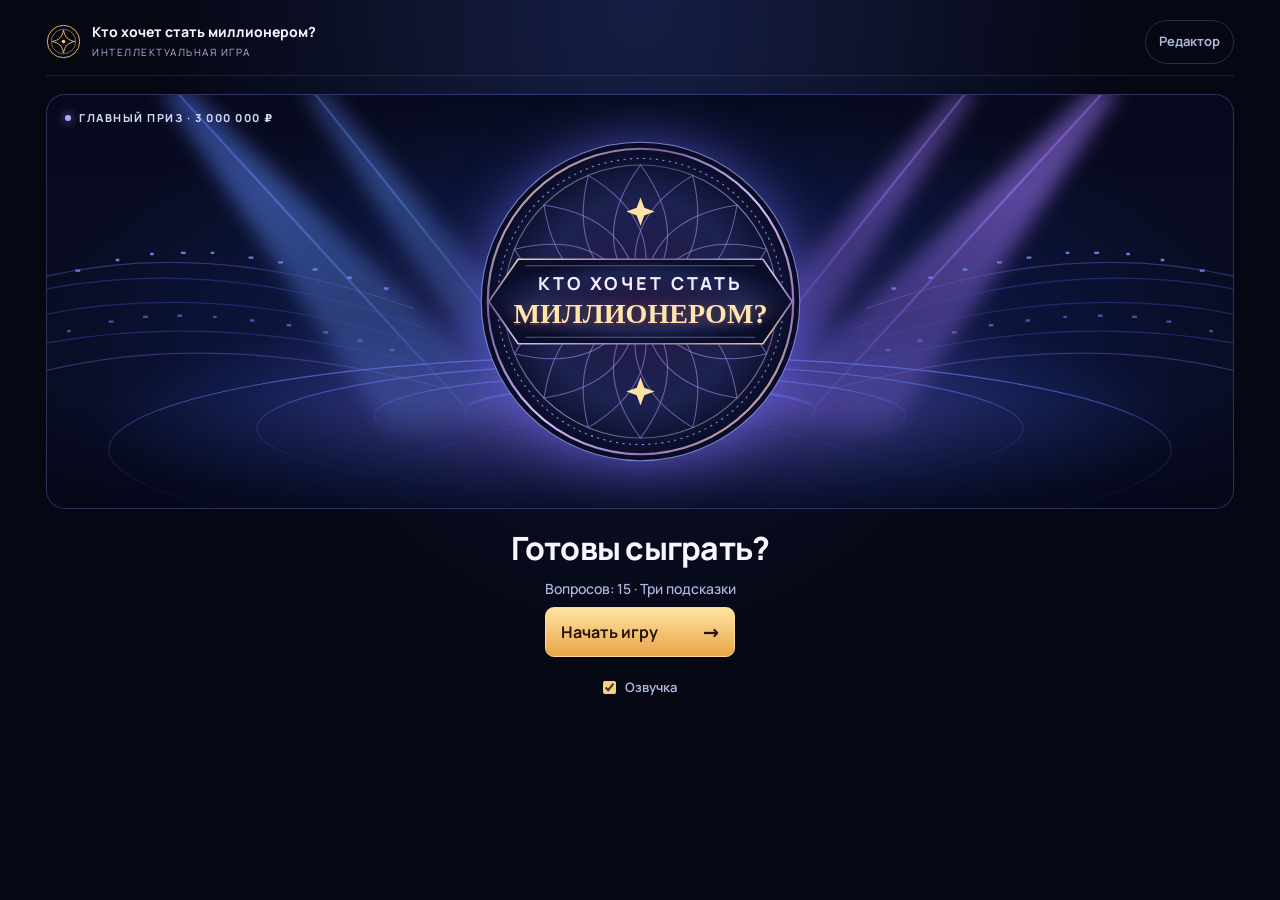
<file: index.html>
<!doctype html>
<html lang="ru">
<meta charset="utf-8">
<meta name="viewport" content="width=device-width, initial-scale=1, viewport-fit=cover, interactive-widget=resizes-content">
<title>Кто хочет стать миллионером?</title>
<meta name="theme-color" content="#080b21">
<meta name="description" content="Кто хочет стать миллионером? Пятнадцать вопросов, три подсказки и путь к главному призу.">
<!-- preview:start -->
<div id="quiz-stage">
  <style>
    @font-face {
      font-family: Manrope;
      font-style: normal;
      font-weight: 400 750;
      font-display: swap;
      src: url("assets/fonts/manrope-cyrillic.woff2") format("woff2");
      unicode-range: U+0301, U+0400-045F, U+0490-0491, U+04B0-04B1, U+2116;
    }
    @font-face {
      font-family: Manrope;
      font-style: normal;
      font-weight: 400 750;
      font-display: swap;
      src: url("assets/fonts/manrope-latin.woff2") format("woff2");
      unicode-range: U+0000-00FF, U+0131, U+0152-0153, U+02BB-02BC, U+02C6, U+02DA, U+02DC, U+0304, U+0308, U+0329, U+2000-206F, U+20AC, U+2122, U+2191, U+2193, U+2212, U+2215, U+FEFF, U+FFFD;
    }
    #quiz-stage {
      color: var(--ink);
      font: 16px/1.45 Manrope, system-ui, sans-serif;
      overflow-wrap: anywhere;
    }
    #quiz-stage * { box-sizing: border-box; }
    #quiz-stage [hidden] { display: none !important; }
    #quiz-stage :is(h1, h2, p) { margin: 0; font-family: inherit; }
    #quiz-stage :is(button, input, select, textarea) { font: inherit; }
    #quiz-stage :is(button, input, select, textarea):focus-visible {
      outline: 2px solid var(--signal);
      outline-offset: 3px;
    }
    #quiz-stage button {
      min-block-size: 44px;
      border: 0;
      border-radius: 0;
      padding: 0;
      color: inherit;
      background: transparent;
      touch-action: manipulation;
    }
    #quiz-stage button.primary {
      display: flex;
      align-items: center;
      justify-content: space-between;
      gap: 12px;
      min-block-size: 50px;
      padding: 10px 15px;
      border-radius: 3px;
      background: var(--action);
      color: var(--action-text);
      text-align: left;
      font-weight: 700;
    }
    #quiz-stage button.primary::after { content: '→' / ''; font-size: 1.2em; line-height: 1; }
    #quiz-stage button.primary:disabled { opacity: .45; }
    #quiz-stage button.primary:not(:disabled):active { opacity: .82; }
    #quiz-stage .shell {
      --gutter: clamp(16px, 4.4vw, 46px);
      --safe-top: max(env(safe-area-inset-top, 0px), calc(var(--tg-safe-area-inset-top, 0px) + var(--tg-content-safe-area-inset-top, 0px)));
      --safe-right: max(env(safe-area-inset-right, 0px), calc(var(--tg-safe-area-inset-right, 0px) + var(--tg-content-safe-area-inset-right, 0px)));
      --safe-bottom: max(env(safe-area-inset-bottom, 0px), calc(var(--tg-safe-area-inset-bottom, 0px) + var(--tg-content-safe-area-inset-bottom, 0px)));
      --safe-left: max(env(safe-area-inset-left, 0px), calc(var(--tg-safe-area-inset-left, 0px) + var(--tg-content-safe-area-inset-left, 0px)));
      max-inline-size: 1040px;
      margin-inline: auto;
      padding: calc(10px + var(--safe-top)) calc(var(--gutter) + var(--safe-right))
        calc(clamp(16px, 3vw, 30px) + var(--safe-bottom)) calc(var(--gutter) + var(--safe-left));
      background: var(--stage);
    }
    #quiz-stage header {
      display: flex;
      align-items: center;
      justify-content: space-between;
      min-block-size: 50px;
      gap: 12px;
      border-bottom: 1px solid var(--line);
    }
    #quiz-stage header button {
      flex: none;
      margin-inline-start: auto;
      color: var(--muted);
      font-size: .8125rem;
      font-weight: 700;
    }
    #quiz-stage header button:active, #quiz-stage .quiet:active { color: var(--signal); }
    #quiz-stage .eyebrow {
      color: var(--muted);
      font-size: .6875rem;
      font-weight: 750;
      letter-spacing: .14em;
      text-transform: uppercase;
    }
    #quiz-stage .clock-row {
      display: grid;
      grid-template-columns: minmax(0, 1fr) auto;
      align-items: center;
      gap: 12px;
      padding-top: 16px;
    }
    #quiz-stage .clock-track {
      padding-bottom: 6px;
      background: repeating-linear-gradient(to right, var(--muted) 0 1px, transparent 1px calc(100% / 6))
        left bottom / 100% 4px no-repeat;
      border-inline-end: 1px solid var(--muted);
    }
    #quiz-stage .time {
      color: var(--muted);
      font-size: 1.125rem;
      font-weight: 700;
      font-variant-numeric: tabular-nums;
      line-height: 1;
    }
    #quiz-stage[data-phase="answer"] .time, #quiz-stage .time.urgent { color: var(--signal); }
    #quiz-stage progress {
      display: block;
      appearance: none;
      inline-size: 100%;
      block-size: 3px;
      margin: 0;
      border: 0;
      background: var(--line);
    }
    #quiz-stage progress::-webkit-progress-bar { background: var(--line); }
    #quiz-stage progress::-webkit-progress-value { background: var(--muted); }
    #quiz-stage progress::-moz-progress-bar { background: var(--muted); }
    #quiz-stage progress.urgent::-webkit-progress-value { background: var(--signal); }
    #quiz-stage progress.urgent::-moz-progress-bar { background: var(--signal); }
    #quiz-stage .question { padding-block: clamp(24px, 5vw, 54px) clamp(24px, 4vw, 42px); }
    #quiz-stage h1 {
      max-inline-size: 30ch;
      color: var(--ink);
      font-size: clamp(1.75rem, 5.8vw, 3.5rem);
      font-weight: 650;
      line-height: 1.08;
      letter-spacing: -.048em;
      text-wrap: balance;
    }
    #quiz-stage h2 { color: var(--ink); font-size: 1rem; font-weight: 750; }
    #quiz-stage .answers {
      display: grid;
      grid-template-columns: repeat(2, minmax(0, 1fr));
      gap: clamp(8px, 1.2vw, 12px);
    }
    #quiz-stage .answers:empty { display: none; }
    #quiz-stage button.answer {
      display: flex;
      align-items: center;
      gap: clamp(8px, 1.2vw, 12px);
      min-block-size: clamp(52px, 7vw, 60px);
      padding: 9px clamp(10px, 1.6vw, 16px);
      border: 1px solid var(--line);
      border-radius: var(--answer-radius);
      background: var(--field);
      text-align: left;
    }
    #quiz-stage .answer:focus-visible { position: relative; z-index: 1; outline-offset: -3px; }
    #quiz-stage .letter {
      color: var(--muted);
      font-size: .6875rem;
      font-weight: 750;
      letter-spacing: .09em;
    }
    #quiz-stage .answer-text {
      flex: 1;
      min-inline-size: 0;
      font-size: clamp(.9375rem, 2vw, 1.125rem);
      font-weight: 650;
      line-height: 1.22;
    }
    #quiz-stage .answer-mark { font-size: .875rem; line-height: 1; }
    #quiz-stage .answer-mark:empty { display: none; }
    #quiz-stage .answer[data-removed] .answer-text { visibility: hidden; }
    #quiz-stage .answer[data-removed] { background: var(--stage); }
    #quiz-stage .answer:not(:disabled):active { background: var(--soft); }
    #quiz-stage .answer:is(.correct, .wrong) .letter { color: inherit; }
    #quiz-stage .controls {
      display: grid;
      align-items: center;
      gap: 8px 20px;
      margin-top: 14px;
    }
    #quiz-stage .round-tools {
      display: flex;
      align-items: center;
      justify-content: space-between;
      gap: 8px;
      flex-wrap: wrap;
    }
    #quiz-stage .round-tools { padding-top: 8px; }
    #quiz-stage .round-tools p, #quiz-stage #quiz-hint { color: var(--muted); font-size: .8125rem; }
    #quiz-stage .lifelines {
      display: grid;
      grid-template-columns: repeat(3, minmax(0, 1fr));
      gap: 8px;
      max-inline-size: 330px;
      margin-top: 10px;
    }
    #quiz-stage .lifelines button, #quiz-stage #quiz-bank {
      padding-inline: 10px;
      border: 1px solid var(--line);
      border-radius: var(--answer-radius);
      font-size: .8125rem;
      font-weight: 700;
    }
    #quiz-stage .lifelines button:disabled { opacity: .5; }
    #quiz-stage .lifelines button {
      display: grid;
      align-content: start;
      gap: 3px;
      padding: 8px;
      text-align: left;
      line-height: 1.2;
    }
    #quiz-stage .lifelines small {
      color: var(--muted);
      font-size: .6875rem;
      font-weight: 550;
    }
    #quiz-stage .lifelines button[data-used] span { text-decoration: line-through; }
    #quiz-stage .live-ladder { display: none; }
    #quiz-stage #quiz-hint { margin-top: 8px; }
    #quiz-stage #quiz-hint:empty { position: absolute; }
    #quiz-stage dialog {
      inline-size: min(340px, calc(100% - 32px));
      max-block-size: 80dvh;
      padding: 16px;
      border: 1px solid var(--line);
      border-radius: var(--answer-radius);
      background: var(--stage);
      color: var(--ink);
    }
    #quiz-stage dialog::backdrop { background: #12131088; }
    #quiz-stage .ladder-head, #quiz-stage .ladder li { display: flex; justify-content: space-between; align-items: center; gap: 8px; }
    #quiz-stage .ladder { padding: 0; margin: 0; list-style: none; font-variant-numeric: tabular-nums; font-size: .875rem; }
    #quiz-stage .ladder li { padding: 5px 8px; }
    #quiz-stage .ladder [aria-current] { background: var(--soft); font-weight: 750; }
    #quiz-stage .ladder [data-secured] { color: var(--positive); }
    #quiz-stage .ladder small { margin-inline-end: auto; color: var(--muted); }
    #quiz-stage #quiz-status {
      color: var(--muted);
      font-size: .875rem;
      font-weight: 550;
    }
    #quiz-stage #quiz-status:empty, #quiz-stage #quiz-editor-status:empty { position: absolute; }
    #quiz-stage #quiz-status[data-outcome="success"] { color: var(--positive); }
    #quiz-stage #quiz-status[data-outcome="error"] { color: var(--signal); }
    #quiz-stage #quiz-action {
      border: 1px solid var(--play-action-line);
      border-radius: var(--answer-radius);
      background: var(--play-action);
      color: var(--play-action-text);
    }
    #quiz-stage .check {
      display: flex;
      align-items: center;
      gap: 9px;
      min-block-size: 44px;
      color: var(--muted);
      font-size: .8125rem;
      font-weight: 650;
    }
    #quiz-stage input[type="checkbox"] { accent-color: var(--action); margin: 0; }
    #quiz-stage[data-phase="done"] .question { padding-block: clamp(26px, 6vw, 64px) 10px; }
    #quiz-stage[data-phase="done"] h1 { font-size: clamp(3.15rem, 10vw, 6rem); font-variant-numeric: tabular-nums; }

    #quiz-stage .editor { padding-top: 16px; }
    #quiz-stage .editor-grid, #quiz-stage form { display: grid; gap: 14px; min-inline-size: 0; }
    #quiz-stage .editor-picker {
      display: grid;
      grid-template-columns: minmax(0, 1fr) auto;
      align-items: end;
      gap: 10px;
      padding-bottom: 14px;
      border-bottom: 1px solid var(--line);
    }
    #quiz-stage label.field {
      display: grid;
      min-inline-size: 0;
      gap: 5px;
      color: var(--muted);
      font-size: .8125rem;
      font-weight: 700;
    }
    #quiz-stage :is(input:not([type="checkbox"], [type="radio"]), select, textarea) {
      inline-size: 100%;
      min-inline-size: 0;
      min-block-size: 44px;
      padding: 9px 10px;
      border: 1px solid var(--line);
      border-radius: 3px;
      background: var(--field);
      color: var(--ink);
      font-size: 16px;
      font-weight: 550;
      scroll-margin-block: 16px;
    }
    #quiz-stage select { text-overflow: ellipsis; }
    #quiz-stage select:disabled { opacity: .65; }
    #quiz-stage textarea { resize: vertical; }
    #quiz-stage .editor-answers {
      display: grid;
      grid-template-columns: 24px minmax(0, 1fr) 54px;
      align-items: center;
      gap: 8px;
    }
    #quiz-stage .editor-answers h2 {
      grid-column: 1 / 3;
      color: var(--muted);
      font-size: .8125rem;
    }
    #quiz-stage .correct-column { color: var(--muted); font-size: .75rem; text-align: center; }
    #quiz-stage .correct-option {
      display: grid;
      place-items: center;
      min-block-size: 44px;
    }
    #quiz-stage input[type="radio"] { accent-color: var(--action); margin: 0; }
    #quiz-stage .editor-actions { display: flex; align-items: center; flex-wrap: wrap; gap: 8px 18px; }
    #quiz-stage .quiet { color: var(--muted); font-size: .8125rem; font-weight: 750; padding-inline: 8px; }
    #quiz-stage .quiet.danger, #quiz-stage #quiz-editor-status[data-error] { color: var(--signal); }
    #quiz-stage #quiz-editor-status { color: var(--muted); font-size: .8125rem; }

    @media (min-width: 560px) {
      #quiz-stage .controls { display: flex; flex-wrap: wrap; }
      #quiz-stage #quiz-action { margin-inline-start: auto; min-inline-size: 156px; }
      #quiz-stage .editor-grid { grid-template-columns: minmax(0, 1fr) minmax(0, 2.1fr); gap: clamp(22px, 4vw, 42px); }
      #quiz-stage .editor-picker { align-content: start; align-items: start; grid-template-columns: minmax(0, 1fr); border-bottom: 0; }
      #quiz-stage .editor-picker button { justify-self: start; }
    }
    @media (min-width: 760px) {
      #quiz-stage:is([data-phase="speaking"], [data-phase="answer"], [data-phase="review"]) .stage {
        display: grid;
        grid-template-columns: minmax(0, 1fr) 210px;
        column-gap: clamp(18px, 3vw, 32px);
        align-content: start;
      }
      #quiz-stage .stage > :not(.game-sidebar) { grid-column: 1; }
      #quiz-stage .game-sidebar {
        grid-column: 2;
        grid-row: 1 / span 6;
        padding-inline-start: 14px;
        border-inline-start: 1px solid var(--line);
      }
      #quiz-stage .game-sidebar .lifelines {
        grid-template-columns: 1fr;
        margin: 8px 0 14px;
        gap: 5px;
      }
      #quiz-stage .game-sidebar .lifelines button { padding-inline: 9px; }
      #quiz-stage .live-ladder { display: block; }
      #quiz-stage .live-ladder h2 { padding-inline: 8px; margin-bottom: 4px; font-size: .8125rem; }
      #quiz-stage #quiz-show-ladder { display: none; }
    }
    @media (hover: hover) {
      #quiz-stage .answer:not(:disabled):hover { background: var(--soft); }
      #quiz-stage :is(header button, .quiet):hover { color: var(--ink); }
      #quiz-stage .quiet.danger:hover { color: var(--signal); }
    }
    @media (prefers-reduced-motion: no-preference) {
      #quiz-stage .answer { transition: background-color 130ms ease, color 130ms ease; }
    }
  </style>
  <link rel="stylesheet" href="assets/show.css?v=2">

  <div class="shell">
    <header>
      <div class="brand">
        <svg viewBox="0 0 40 40" fill="none" aria-hidden="true">
          <circle cx="20" cy="20" r="18.5" stroke="currentColor"/>
          <circle cx="20" cy="20" r="14" stroke="currentColor" opacity=".55"/>
          <path d="M20 7c1.6 8.1 4.9 11.4 13 13-8.1 1.6-11.4 4.9-13 13-1.6-8.1-4.9-11.4-13-13 8.1-1.6 11.4-4.9 13-13Z" stroke="currentColor"/>
          <circle cx="20" cy="20" r="2" fill="currentColor"/>
        </svg>
        <div>
          <p class="brand-name">Кто хочет стать миллионером?</p>
          <p class="brand-type">Интеллектуальная игра</p>
        </div>
      </div>
      <h2 id="quiz-editor-title" hidden>Вопросы</h2>
      <button id="quiz-edit" type="button">Редактор</button>
    </header>

    <main class="stage" id="quiz-game">
      <div class="studio">
        <svg class="studio-art" viewBox="0 0 1000 360" preserveAspectRatio="xMidYMid slice" aria-hidden="true">
          <defs>
            <linearGradient id="studio-blue" x1="0" x2="1" y1="0" y2="1">
              <stop stop-color="#597cff" stop-opacity=".64"/><stop offset="1" stop-color="#75b5ff" stop-opacity="0"/>
            </linearGradient>
            <linearGradient id="studio-violet" x1="1" x2="0" y1="0" y2="1">
              <stop stop-color="#a278ff" stop-opacity=".72"/><stop offset="1" stop-color="#a278ff" stop-opacity="0"/>
            </linearGradient>
            <linearGradient id="studio-floor" x2="0" y2="1">
              <stop stop-color="#6973e9" stop-opacity=".82"/><stop offset="1" stop-color="#21328c" stop-opacity=".04"/>
            </linearGradient>
            <radialGradient id="studio-pool">
              <stop stop-color="#a67eff" stop-opacity=".45"/><stop offset="1" stop-color="#366afa" stop-opacity="0"/>
            </radialGradient>
            <filter id="studio-blur"><feGaussianBlur stdDeviation="8"/></filter>
            <g id="studio-left">
              <path d="M-70 188Q110 126 320 203M-70 209Q111 148 326 219M-70 232Q113 175 335 238" fill="none" stroke="#394fba" stroke-opacity=".44"/>
              <path d="M-55 175Q110 114 309 186M-55 255Q110 193 335 253" fill="none" stroke="#6856b3" stroke-opacity=".48"/>
              <g fill="#6979db">
                <path d="M24 153h4v2h-4zm34-9h3v2h-3zm29-5h3v2h-3zm26-1h4v2h-4zm25 0h3v2h-3zm32 4h4v2h-4zm25 4h4v2h-4zm29 6h4v2h-4zm29 7h4v2h-4zm31 9h4v2h-4z"/>
                <path d="M17 204h3v2h-3zm35-8h4v2h-4zm29-4h4v2h-4zm29-1h4v2h-4zm30 1h3v2h-3zm31 3h4v2h-4zm31 4h4v2h-4zm31 6h4v2h-4zm29 7h4v2h-4zm27 8h4v2h-4z" opacity=".64"/>
              </g>
            </g>
          </defs>
          <ellipse cx="500" cy="280" rx="460" ry="100" fill="url(#studio-pool)"/>
          <path d="M95 0h23l294 280-121 13zm120 0h17l230 264-67 12z" fill="url(#studio-blue)" filter="url(#studio-blur)"/>
          <path d="M905 0h-23L588 280l121 13zM785 0h-17L538 264l67 12z" fill="url(#studio-violet)" filter="url(#studio-blur)"/>
          <path d="M106 0 351 267M222 0l205 257" stroke="url(#studio-blue)" stroke-width="2"/>
          <path d="M894 0 649 267M778 0 573 257" stroke="url(#studio-violet)" stroke-width="2"/>
          <use href="#studio-left"/>
          <use href="#studio-left" transform="translate(1000 0) scale(-1 1)"/>
          <g fill="none" stroke="url(#studio-floor)">
            <ellipse cx="500" cy="272" rx="148" ry="21" stroke-width="2"/>
            <ellipse cx="500" cy="276" rx="224" ry="34"/>
            <ellipse cx="500" cy="287" rx="323" ry="54"/>
            <ellipse cx="500" cy="305" rx="448" ry="79"/>
            <path d="M500 257 126 360m374-103L314 360m186-103v103m0-103 186 103m-186-103 374 103" opacity=".4"/>
          </g>
        </svg>
        <p class="studio-note eyebrow" id="quiz-studio-note">Главный приз · 3 000 000 ₽</p>
        <div class="seal" aria-hidden="true">
          <svg viewBox="0 0 300 300" fill="none">
            <defs>
              <linearGradient id="seal-metal" x2="1" y2="1">
                <stop stop-color="#ffecb9"/><stop offset=".28" stop-color="#775f9a"/><stop offset=".53" stop-color="#d6c2ff"/><stop offset=".76" stop-color="#9273b3"/><stop offset="1" stop-color="#ffdb8d"/>
              </linearGradient>
              <radialGradient id="seal-fill">
                <stop stop-color="#241743"/><stop offset=".68" stop-color="#1c224f"/><stop offset="1" stop-color="#090d28"/>
              </radialGradient>
              <path id="seal-petal" d="M150 146Q100 92 150 24q50 68 0 122Z"/>
              <g id="seal-four">
                <use href="#seal-petal"/><use href="#seal-petal" transform="rotate(90 150 150)"/>
                <use href="#seal-petal" transform="rotate(180 150 150)"/><use href="#seal-petal" transform="rotate(270 150 150)"/>
              </g>
            </defs>
            <circle cx="150" cy="150" r="147" fill="#080c26" stroke="#a3aafa" stroke-opacity=".72"/>
            <circle cx="150" cy="150" r="141" fill="url(#seal-fill)" stroke="url(#seal-metal)" stroke-width="2"/>
            <circle cx="150" cy="150" r="132" stroke="#8f89dc" stroke-dasharray="2 4"/>
            <circle cx="150" cy="150" r="126" stroke="url(#seal-metal)" stroke-opacity=".65"/>
            <g stroke="#ab91fc" stroke-opacity=".56">
              <use href="#seal-four"/><use href="#seal-four" transform="rotate(22.5 150 150)"/>
              <use href="#seal-four" transform="rotate(45 150 150)"/><use href="#seal-four" transform="rotate(67.5 150 150)"/>
            </g>
            <path d="m150 54 3.5 9.5 9.5 3.5-9.5 3.5L150 80l-3.5-9.5L137 67l9.5-3.5Zm0 166 3.5 9.5 9.5 3.5-9.5 3.5-3.5 9.5-3.5-9.5-9.5-3.5 9.5-3.5Z" fill="#ffe1a3"/>
            <path d="M37 111h226l27 39-27 39H37l-27-39Z" fill="url(#seal-fill)" stroke="url(#seal-metal)" stroke-width="1.6"/>
            <path d="M44 117h212m-212 66h212" stroke="#8d80c6" stroke-opacity=".6"/>
          </svg>
          <p class="seal-title"><span>Кто хочет стать</span><strong>миллионером?</strong></p>
        </div>
      </div>
      <div class="round-tools" id="quiz-round-tools" hidden>
        <div class="round-label">
          <p class="eyebrow" id="quiz-counter"></p>
          <p id="quiz-stakes"></p>
        </div>
        <button class="quiet" id="quiz-show-ladder" type="button">Лестница</button>
      </div>
      <div class="clock-row" id="quiz-clock">
        <div class="clock-track">
          <progress id="quiz-progress" max="60" value="60" aria-label="Оставшееся время"></progress>
        </div>
        <span class="time" id="quiz-time" role="timer" aria-label="Оставшееся время">1:00</span>
      </div>
      <aside class="game-sidebar" id="quiz-sidebar" aria-label="Подсказки и суммы за ответы" hidden>
        <div class="live-ladder ladder-top">
          <h2 class="eyebrow" id="quiz-live-ladder-title">Лестница выигрышей</h2>
          <strong id="quiz-top-prize">3 000 000 ₽</strong>
        </div>
        <div class="lifelines" id="quiz-lifelines" aria-label="Подсказки" role="group">
          <button type="button" data-hint="half" aria-label="50 на 50" title="50 на 50">
            <span>50:50</span>
          </button>
          <button type="button" data-hint="audience" aria-label="Помощь зала" title="Помощь зала">
            <svg viewBox="0 0 24 20" fill="none" stroke="currentColor" stroke-width="1.5" stroke-linecap="round" aria-hidden="true">
              <circle cx="12" cy="5" r="2.5"/><circle cx="4.5" cy="8" r="2"/><circle cx="19.5" cy="8" r="2"/>
              <path d="M7.5 17v-2a4.5 4.5 0 0 1 9 0v2m-15-1v-1a3 3 0 0 1 4.5-2.6m16.5 3.6v-1a3 3 0 0 0-4.5-2.6"/>
            </svg>
          </button>
          <button type="button" data-hint="friend" aria-label="Звонок другу" title="Звонок другу">
            <svg viewBox="0 0 24 20" fill="none" stroke="currentColor" stroke-width="1.5" stroke-linejoin="round" aria-hidden="true">
              <path d="M7 2 4 4c-2 2 .6 6.8 4.1 10.2 3.4 3.2 8 5.1 9.7 3.2l2.3-2.8-4.5-3-2.2 2.1c-2.3-1-4.1-2.8-5.1-5l1.8-2.3L7 2Z"/>
            </svg>
          </button>
        </div>
        <div class="live-ladder">
          <ol class="ladder" id="quiz-live-ladder" aria-labelledby="quiz-live-ladder-title" reversed></ol>
        </div>
      </aside>
      <div class="question"><h1 id="quiz-question" tabindex="-1"></h1></div>
      <div class="answers" id="quiz-answers"></div>
      <p id="quiz-hint" role="status"></p>
      <div class="controls">
        <p id="quiz-status" role="status"></p>
        <label class="check" id="quiz-voice-option"><input id="quiz-voice" type="checkbox" checked> Озвучка</label>
        <button id="quiz-bank" type="button" hidden></button>
        <button id="quiz-action" class="primary" type="button">Начать игру</button>
      </div>
    </main>

    <dialog id="quiz-ladder-dialog" aria-labelledby="quiz-ladder-title">
      <div class="ladder-head">
        <h2 id="quiz-ladder-title">Лестница выигрышей</h2>
        <button id="quiz-close-ladder" class="quiet" type="button">Закрыть</button>
      </div>
      <ol class="ladder" id="quiz-ladder" reversed></ol>
    </dialog>

    <section class="editor" id="quiz-editor" hidden aria-labelledby="quiz-editor-title">
      <div class="editor-grid">
        <div class="editor-picker">
          <label class="field">Вопросы набора <select id="quiz-list"></select></label>
          <button id="quiz-add" class="quiet" type="button">+ Добавить</button>
        </div>
        <form id="quiz-form">
          <label class="field">Вопрос <textarea name="question" rows="2" maxlength="220" required></textarea></label>
          <div class="editor-answers" role="group" aria-labelledby="quiz-options-label">
            <h2 id="quiz-options-label">Варианты ответа</h2>
            <span class="correct-column" aria-hidden="true">Верный</span>
            <label class="letter" for="quiz-option-a" aria-hidden="true">A</label>
            <input id="quiz-option-a" name="a" maxlength="120" aria-label="Вариант A" required>
            <label class="correct-option"><input type="radio" name="correct" value="0" aria-label="Правильный ответ A" checked></label>
            <label class="letter" for="quiz-option-b" aria-hidden="true">B</label>
            <input id="quiz-option-b" name="b" maxlength="120" aria-label="Вариант B" required>
            <label class="correct-option"><input type="radio" name="correct" value="1" aria-label="Правильный ответ B"></label>
            <label class="letter" for="quiz-option-c" aria-hidden="true">C</label>
            <input id="quiz-option-c" name="c" maxlength="120" aria-label="Вариант C" required>
            <label class="correct-option"><input type="radio" name="correct" value="2" aria-label="Правильный ответ C"></label>
            <label class="letter" for="quiz-option-d" aria-hidden="true">D</label>
            <input id="quiz-option-d" name="d" maxlength="120" aria-label="Вариант D" required>
            <label class="correct-option"><input type="radio" name="correct" value="3" aria-label="Правильный ответ D"></label>
          </div>
          <div class="editor-actions">
            <button class="primary" type="submit">Сохранить</button>
            <button id="quiz-delete" class="quiet danger" type="button">Удалить</button>
          </div>
          <p id="quiz-editor-status" role="status"></p>
        </form>
      </div>
    </section>
  </div>
</div>

<script>
  (() => {
    const root = document.getElementById('quiz-stage');
    const find = (name) => root.querySelector('#quiz-' + name);
    const game = find('game');
    const editor = find('editor');
    const editButton = find('edit');
    const question = find('question');
    const answers = find('answers');
    const bank = find('bank');
    const hint = find('hint');
    const sidebar = find('sidebar');
    const hintButtons = Array.from(find('lifelines').querySelectorAll('button'));
    const ladderDialog = find('ladder-dialog');
    const questionPicker = find('list');
    const counter = find('counter');
    const clock = find('time');
    const clockRow = find('clock');
    const progress = find('progress');
    const form = find('form');
    const status = find('status');
    const editorStatus = find('editor-status');
    const action = find('action');
    const voice = find('voice');
    const synth = window.speechSynthesis;
    const storageKey = 'quiz-stage-questions-v1';
    const letters = ['A', 'B', 'C', 'D'];
    const prizes = [500, 1000, 2000, 3000, 5000, 10000, 15000, 25000, 50000, 100000, 200000, 400000, 800000, 1500000, 3000000];
    const checkpoints = [5, 10];
    const formatPrize = new Intl.NumberFormat('ru-RU');
    const demo = [
      { question: 'Какая планета Солнечной системы самая большая?', answers: ['Земля', 'Сатурн', 'Юпитер', 'Нептун'], correct: 2 },
      { question: 'Какой химический элемент обозначают символом W?', answers: ['Вольфрам', 'Ванадий', 'Висмут', 'Водород'], correct: 0 },
      { question: 'Какой пролив разделяет Европу и Африку?', answers: ['Берингов', 'Гибралтарский', 'Ормузский', 'Магелланов'], correct: 1 },
      { question: 'Какой инструмент использует смычок?', answers: ['Арфа', 'Флейта', 'Труба', 'Виолончель'], correct: 3 },
      { question: 'На каком материке находятся Анды?', answers: ['Южная Америка', 'Африка', 'Австралия', 'Евразия'], correct: 0 },
      { question: 'Кто написал роман «Отцы и дети»?', answers: ['Лев Толстой', 'Иван Тургенев', 'Антон Чехов', 'Николай Гоголь'], correct: 1 },
      { question: 'Как называется единица электрического сопротивления?', answers: ['Вольт', 'Ватт', 'Ампер', 'Ом'], correct: 3 },
      { question: 'Кто написал картину «Ночной дозор»?', answers: ['Рубенс', 'Вермеер', 'Рембрандт', 'Ван Дейк'], correct: 2 },
      { question: 'Какая страна граничит с Португалией по суше?', answers: ['Испания', 'Франция', 'Италия', 'Андорра'], correct: 0 },
      { question: 'Какой композитор написал «Картинки с выставки»?', answers: ['Чайковский', 'Мусоргский', 'Римский-Корсаков', 'Бородин'], correct: 1 },
      { question: 'Как называется самая крупная луна Нептуна?', answers: ['Титан', 'Тритон', 'Ганимед', 'Фобос'], correct: 1 },
      { question: 'Как называлась столица империи инков?', answers: ['Теночтитлан', 'Тикаль', 'Куско', 'Чан-Чан'], correct: 2 },
      { question: 'Какой химический элемент обозначают символом Sn?', answers: ['Сурьма', 'Селен', 'Олово', 'Свинец'], correct: 2 },
      { question: 'Какое море не имеет сухопутных берегов?', answers: ['Коралловое', 'Карибское', 'Тасманово', 'Саргассово'], correct: 3 },
      { question: 'Как называется линия, соединяющая точки равного магнитного склонения?', answers: ['Изобата', 'Изогона', 'Изотерма', 'Изохрона'], correct: 1 }
    ];

    function readQuestions() {
      try {
        const saved = window.openai?.widgetState?.privateContent?.questions
          ?? JSON.parse(localStorage.getItem(storageKey));
        if (Array.isArray(saved)) return saved;
      } catch { /* The preview may deny browser storage. */ }
      return demo;
    }

    let questions = readQuestions();
    let editing = -1;
    let index = 0;
    let score = 0;
    let roundLength = 0;
    let roundEnded = false;
    const usedHints = new Set();
    let phase = 'ready';
    let timer;
    let deadline;
    let speechTimeout;
    let utterance;
    let telegram;

    function setPhase(next) {
      phase = next;
      root.dataset.phase = next;
      delete status.dataset.outcome;
      sidebar.hidden = next === 'ready' || next === 'done';
      bank.hidden = true;
      updateHintButtons();
    }

    function updateHintButtons() {
      for (const button of hintButtons) {
        const used = usedHints.has(button.dataset.hint);
        button.disabled = phase !== 'answer' || used;
        button.toggleAttribute('data-used', used);
      }
    }

    function guaranteedPrize() {
      const level = checkpoints.reduce((reached, checkpoint) => checkpoint <= score ? checkpoint : reached, 0);
      return prizes[level - 1] ?? 0;
    }

    function renderStakes() {
      const guaranteed = guaranteedPrize();
      const stake = formatPrize.format(prizes[index]) + ' ₽';
      find('stakes').textContent = guaranteed ? stake + ' · Несгораемая: ' + formatPrize.format(guaranteed) + ' ₽' : stake;
      renderLadder(find('live-ladder'));
    }

    function renderLadder(list) {
      const rows = prizes.slice(0, roundLength).map((prize, position) => {
        const level = position + 1;
        const row = document.createElement('li');
        const label = document.createElement('span');
        const marker = document.createElement('small');
        const amount = document.createElement('span');
        label.textContent = String(level);
        marker.textContent = checkpoints.includes(level) ? 'Несгораемая' : '';
        row.toggleAttribute('data-milestone', level === roundLength || checkpoints.includes(level));
        row.toggleAttribute('data-secured', checkpoints.includes(level) && level <= score);
        amount.textContent = formatPrize.format(prize) + ' ₽';
        if (position === index) row.setAttribute('aria-current', 'step');
        row.append(label, marker, amount);
        return row;
      }).reverse();
      list.replaceChildren(...rows);
    }

    function showLadder() {
      renderLadder(find('ladder'));
      ladderDialog.showModal();
    }

    function useHint(type) {
      if (phase !== 'answer' || usedHints.has(type)) return;
      if (performance.now() >= deadline) {
        finishQuestion(-1);
        return;
      }
      usedHints.add(type);
      updateHintButtons();
      const correct = questions[index].correct;
      const buttons = Array.from(answers.querySelectorAll('.answer'));
      const available = buttons.map((button, position) => position).filter((position) => !buttons[position].disabled);
      const wrong = available.filter((position) => position !== correct);
      if (type === 'half') {
        const kept = wrong[Math.floor(Math.random() * wrong.length)];
        for (const position of wrong) {
          if (position === kept) continue;
          buttons[position].disabled = true;
          buttons[position].dataset.removed = '';
        }
        hint.textContent = '50:50 · Осталось два варианта.';
      } else if (type === 'audience') {
        const weights = available.map((position) => 12 + Math.random() * (position === correct ? 70 : 30));
        const total = weights.reduce((sum, weight) => sum + weight, 0);
        const votes = weights.map((weight) => Math.floor(weight * 100 / total));
        votes[weights.indexOf(Math.max(...weights))] += 100 - votes.reduce((sum, vote) => sum + vote, 0);
        hint.textContent = 'Виртуальный зал · ' + available.map((position, i) => letters[position] + ' ' + votes[i] + '%').join(' · ');
      } else {
        const suggestion = Math.random() < .75 ? correct : wrong[Math.floor(Math.random() * wrong.length)];
        hint.textContent = 'Виртуальный друг · «Я бы выбрал вариант ' + letters[suggestion] + '».';
      }
    }

    function applyTheme() {
      if (!telegram) return;
      const background = getComputedStyle(root).getPropertyValue('--stage').trim();
      telegram.setHeaderColor?.(telegram.isVersionAtLeast?.('6.9') ? background : 'bg_color');
      if (telegram.isVersionAtLeast?.('6.1')) telegram.setBackgroundColor(background);
      if (telegram.isVersionAtLeast?.('7.10')) telegram.setBottomBarColor(background);
    }

    function connectTelegram() {
      const webApp = window.Telegram?.WebApp;
      if (telegram || !webApp || (!webApp.initData && (!webApp.platform || webApp.platform === 'unknown'))) return;
      telegram = webApp;
      root.dataset.telegram = '';
      applyTheme();
      telegram.onEvent('themeChanged', applyTheme);
      telegram.BackButton?.onClick(() => {
        if (!editor.hidden) setEditorOpen(false);
      });
      if (!editor.hidden) telegram.BackButton?.show();
      telegram.ready();
      telegram.expand();
    }

    voice.disabled = !synth || !window.SpeechSynthesisUtterance;
    if (voice.disabled) {
      voice.checked = false;
      find('voice-option').hidden = true;
    }

    function updateClock(seconds) {
      clock.textContent = Math.floor(seconds / 60) + ':' + String(seconds % 60).padStart(2, '0');
      clock.classList.toggle('urgent', seconds <= 10);
      progress.classList.toggle('urgent', seconds <= 10);
      progress.value = seconds;
    }

    function stopSpeech() {
      clearTimeout(speechTimeout);
      if (!utterance) return;
      utterance.onend = null;
      utterance.onerror = null;
      utterance = null;
      synth.cancel();
    }

    function stopRound() {
      clearInterval(timer);
      stopSpeech();
    }

    function renderQuestion() {
      const item = questions[index];
      const formatNumber = (number) => String(number).padStart(2, '0');
      counter.textContent = 'Вопрос ' + formatNumber(index + 1) + ' / ' + formatNumber(roundLength);
      clockRow.hidden = false;
      find('round-tools').hidden = false;
      renderStakes();
      hint.textContent = '';
      question.textContent = item.question;
      answers.replaceChildren(...item.answers.map((answer, position) => {
        const button = document.createElement('button');
        const letter = document.createElement('span');
        const mark = document.createElement('span');
        const text = document.createElement('span');
        letter.className = 'letter';
        letter.textContent = letters[position];
        mark.className = 'answer-mark';
        mark.setAttribute('aria-hidden', 'true');
        text.className = 'answer-text';
        text.textContent = answer;
        button.type = 'button';
        button.className = 'answer';
        button.disabled = true;
        button.append(letter, text, mark);
        button.addEventListener('click', () => finishQuestion(position));
        return button;
      }));
      updateClock(60);
    }

    function showReady() {
      stopRound();
      roundLength = Math.min(questions.length, prizes.length);
      roundEnded = false;
      usedHints.clear();
      setPhase('ready');
      index = score = 0;
      const topPrize = roundLength ? formatPrize.format(prizes[roundLength - 1]) + ' ₽' : '';
      find('studio-note').hidden = !roundLength;
      find('studio-note').textContent = 'Главный приз · ' + topPrize;
      find('top-prize').textContent = topPrize;
      clockRow.hidden = true;
      find('round-tools').hidden = true;
      hint.textContent = '';
      question.textContent = roundLength ? 'Готовы сыграть?' : 'Добавьте первый вопрос';
      answers.replaceChildren();
      action.hidden = false;
      action.disabled = roundLength === 0;
      action.textContent = 'Начать игру';
      find('voice-option').hidden = voice.disabled || !roundLength;
      status.textContent = roundLength ? 'Вопросов: ' + roundLength + ' · Три подсказки' : 'Откройте редактор, чтобы начать.';
    }

    function startTimer(message = 'Выберите один ответ') {
      stopSpeech();
      const focusWasOnAction = document.activeElement === action;
      setPhase('answer');
      status.textContent = message;
      action.hidden = true;
      root.querySelectorAll('.answer').forEach((button) => { button.disabled = false; });
      if (focusWasOnAction) question.focus({ preventScroll: true });
      deadline = performance.now() + 60000;
      timer = setInterval(() => {
        const left = Math.max(0, Math.ceil((deadline - performance.now()) / 1000));
        updateClock(left);
        if (left === 0) finishQuestion(-1);
      }, 150);
    }

    function playQuestion() {
      renderQuestion();
      find('voice-option').hidden = true;
      if (!voice.checked) {
        startTimer();
        return;
      }
      const item = questions[index];
      const russian = synth.getVoices().filter((entry) => /^ru(?:-|$)/i.test(entry.lang));
      const selectedVoice = russian.find((entry) => entry.localService) ?? russian[0];
      if (!selectedVoice) {
        startTimer('Русский голос недоступен. Выберите ответ.');
        return;
      }
      setPhase('speaking');
      status.textContent = 'Звучит вопрос…';
      action.hidden = false;
      action.textContent = 'Пропустить озвучку';
      const spoken = [item.question, ...item.answers].join('\n');
      utterance = new SpeechSynthesisUtterance(spoken);
      utterance.voice = selectedVoice;
      utterance.lang = selectedVoice.lang;
      utterance.rate = 0.93;
      utterance.onend = () => startTimer();
      utterance.onerror = () => startTimer('Озвучка недоступна. Выберите ответ.');
      speechTimeout = setTimeout(() => startTimer('Озвучка прервана. Выберите ответ.'), Math.max(12000, spoken.length * 160));
      synth.speak(utterance);
    }

    function finishQuestion(position) {
      if (phase !== 'answer') return;
      if (performance.now() >= deadline) {
        position = -1;
        updateClock(0);
      }
      stopRound();
      const focusWasOnAnswer = answers.contains(document.activeElement);
      setPhase('review');
      const item = questions[index];
      const correct = position === item.correct;
      if (correct) score += 1;
      renderStakes();
      roundEnded = !correct || score === roundLength;
      root.querySelectorAll('.answer').forEach((button, number) => {
        button.disabled = true;
        if (number === item.correct || number === position) {
          const isCorrect = number === item.correct;
          button.classList.add(isCorrect ? 'correct' : 'wrong');
          button.querySelector('.answer-mark').textContent = isCorrect ? '✓' : '×';
        }
      });
      status.dataset.outcome = correct ? 'success' : 'error';
      status.textContent = correct ? 'Верно!' : (position === -1 ? 'Время вышло. ' : 'Неверно. ')
        + 'Правильный ответ — ' + item.answers[item.correct] + '.';
      action.hidden = false;
      action.textContent = roundEnded ? 'Показать результат' : 'Дальше';
      bank.hidden = roundEnded;
      bank.textContent = 'Забрать ' + formatPrize.format(prizes[score - 1] ?? 0) + ' ₽';
      if (focusWasOnAnswer) action.focus({ preventScroll: true });
      if (position !== -1) telegram?.HapticFeedback?.notificationOccurred(correct ? 'success' : 'error');
    }

    function showResult(prize) {
      setPhase('done');
      find('studio-note').textContent = 'Ваш выигрыш';
      clockRow.hidden = true;
      find('round-tools').hidden = true;
      hint.textContent = '';
      question.textContent = formatPrize.format(prize) + ' ₽';
      answers.replaceChildren();
      status.textContent = 'Верных ответов: ' + score + ' из ' + roundLength;
      action.textContent = 'Играть ещё';
      question.focus({ preventScroll: true });
    }

    find('show-ladder').addEventListener('click', showLadder);
    find('close-ladder').addEventListener('click', () => ladderDialog.close());
    hintButtons.forEach((button) => button.addEventListener('click', () => useHint(button.dataset.hint)));
    bank.addEventListener('click', () => {
      if (phase === 'review' && !roundEnded) showResult(prizes[score - 1]);
    });
    action.addEventListener('click', () => {
      if (phase === 'ready') playQuestion();
      else if (phase === 'speaking') startTimer();
      else if (phase === 'review') {
        if (roundEnded) {
          showResult(score === roundLength ? prizes[score - 1] : guaranteedPrize());
        } else {
          index += 1;
          playQuestion();
        }
      } else if (phase === 'done') showReady();
    });

    function openQuestion(position) {
      editing = position;
      const item = questions[position];
      form.elements.question.value = item?.question ?? '';
      letters.forEach((letter, number) => {
        form.elements[letter.toLowerCase()].value = item?.answers[number] ?? '';
      });
      form.elements.correct.value = String(item?.correct ?? 0);
      find('delete').hidden = position < 0;
      editorStatus.textContent = '';
      delete editorStatus.dataset.error;
      questionPicker.replaceChildren(...questions.map((entry, number) =>
        new Option((number + 1) + '. ' + entry.question, number)));
      if (position < 0) {
        const label = questions.length ? 'Новый вопрос' : 'Вопросов пока нет';
        questionPicker.add(new Option(label, -1), 0);
      }
      questionPicker.disabled = questions.length === 0;
      questionPicker.value = String(position);
    }

    function saveQuestions(message) {
      let stored = false;
      const serialized = JSON.stringify(questions);
      try {
        localStorage.setItem(storageKey, serialized);
        stored = true;
      } catch { /* Fall back to the preview host or in-memory state. */ }
      editorStatus.textContent = stored ? message : message + ' Изменения доступны в открытом прототипе.';
      if (window.openai?.setWidgetState && new TextEncoder().encode(serialized).length < 15000) {
        window.openai.setWidgetState({ privateContent: { questions } }).then(() => {
          if (editorStatus.textContent.startsWith(message)) editorStatus.textContent = message;
        }).catch(() => {});
      }
    }

    function setEditorOpen(opening) {
      stopRound();
      editor.hidden = !opening;
      game.hidden = opening;
      find('editor-title').hidden = !opening;
      editButton.textContent = opening ? 'К игре' : 'Редактор';
      if (opening) {
        openQuestion(questions.length ? 0 : -1);
        telegram?.BackButton?.show();
      } else {
        showReady();
        telegram?.BackButton?.hide();
      }
      if (telegram) window.scrollTo(0, 0);
    }

    editButton.addEventListener('click', () => setEditorOpen(editor.hidden));
    questionPicker.addEventListener('change', () => openQuestion(Number(questionPicker.value)));
    find('add').addEventListener('click', () => {
      openQuestion(-1);
      form.elements.question.focus();
    });
    form.addEventListener('submit', (event) => {
      event.preventDefault();
      const questionText = form.elements.question.value.trim();
      const answers = letters.map((letter) => form.elements[letter.toLowerCase()].value.trim());
      if (!questionText || answers.some((answer) => !answer)) {
        editorStatus.dataset.error = '';
        editorStatus.textContent = 'Заполните вопрос и все четыре варианта.';
        return;
      }
      const position = editing < 0 ? questions.length : editing;
      questions[position] = { question: questionText, answers, correct: Number(form.elements.correct.value) };
      openQuestion(position);
      saveQuestions('Вопрос сохранён.');
    });
    find('delete').addEventListener('click', () => {
      questions.splice(editing, 1);
      openQuestion(Math.min(editing, questions.length - 1));
      saveQuestions('Вопрос удалён.');
    });
    window.addEventListener('openai:set_globals', (event) => {
      const saved = event.detail?.globals?.widgetState?.privateContent?.questions;
      if (!Array.isArray(saved) || phase !== 'ready' || !editor.hidden) return;
      questions = saved;
      showReady();
    });

    window.addEventListener('quiz:telegram-ready', connectTelegram, { once: true });
    showReady();
    connectTelegram();
  })();
</script>
<!-- preview:end -->
<script>
  (() => {
    if (!/^https?:$/.test(location.protocol) || window.Telegram?.WebApp) return;
    const hasLaunchData = (params) => params.has('tgWebAppData') || params.has('tgWebAppVersion');
    const hash = location.hash.slice(1).split('?').pop();
    if (!hasLaunchData(new URLSearchParams(hash)) && !hasLaunchData(new URLSearchParams(location.search))) return;
    const sdk = document.createElement('script');
    sdk.src = 'https://telegram.org/js/telegram-web-app.js?64';
    sdk.onload = () => window.dispatchEvent(new Event('quiz:telegram-ready'));
    document.head.append(sdk);
  })();
</script>
</html>
</file>
<file: assets/show.css>
:root {
  color-scheme: dark;
  background: #050713;
}

body { margin: 0; }

#quiz-stage {
  --stage: #080b21;
  --field: #0b1435;
  --ink: #f5f6ff;
  --muted: #abb7df;
  --line: #434e80;
  --soft: #1d2d62;
  --gold: #ffcb73;
  --signal: #ffb0ac;
  --positive: #b4f3ce;
  --action: #ffce79;
  --action-text: #271306;
  --play-action-line: #ffdc94;
  --answer-radius: 9px;
  --cut: 24px;
  --hex: polygon(var(--cut) 0, calc(100% - var(--cut)) 0, 100% 50%, calc(100% - var(--cut)) 100%, var(--cut) 100%, 0 50%);
  color-scheme: dark;
  min-height: 100vh;
  background: radial-gradient(ellipse at 50% 0%, #171e45, transparent 54%), #050713;
}

#quiz-stage button:not(:disabled) { cursor: pointer; }
#quiz-stage .shell { max-inline-size: 1336px; background: transparent; padding-top: calc(8px + var(--safe-top)); }
#quiz-stage header { min-height: 68px; margin-bottom: 18px; border-color: #889be92a; }
#quiz-stage .brand { display: flex; align-items: center; gap: 11px; }
#quiz-stage .brand svg { flex: none; width: 35px; height: 35px; color: var(--gold); }
#quiz-stage .brand-name { font-weight: 750; font-size: .875rem; line-height: 1.2; }
#quiz-stage .brand-type { color: var(--muted); font-size: .625rem; letter-spacing: .15em; text-transform: uppercase; margin-top: 4px; }
#quiz-stage header button { padding-inline: 13px; border: 1px solid #7e92e344; border-radius: 100px; }
#quiz-stage header button:hover { border-color: #9faef1; }
#quiz-stage header h2 { margin-inline-start: auto; }
#quiz-stage header h2:not([hidden]) + button { margin-inline-start: 0; }

#quiz-stage .stage:not([hidden]) {
  display: grid;
  grid-template-columns: minmax(0, 1fr);
  gap: 0 24px;
  align-items: start;
}
#quiz-stage .stage > :not(.game-sidebar) { grid-column: 1; }
#quiz-stage .studio {
  position: relative;
  isolation: isolate;
  overflow: hidden;
  display: grid;
  place-items: center;
  min-height: clamp(145px, 23vw, 262px);
  border: 1px solid #7588d653;
  border-radius: 19px;
  background: radial-gradient(ellipse at 50% 64%, #2d2766, #0c143a 46%, #080b21 76%);
}
#quiz-stage .studio-art { position: absolute; inset: 0; width: 100%; height: 100%; z-index: -1; pointer-events: none; }
#quiz-stage .studio::after {
  content: '';
  position: absolute;
  inset: 0;
  pointer-events: none;
  background: linear-gradient(180deg, #03051345, transparent 24% 74%, #03051399);
  z-index: -1;
}
#quiz-stage .seal {
  position: relative;
  display: grid;
  place-items: center;
  width: clamp(150px, 22vw, 228px);
  aspect-ratio: 1;
  container-type: inline-size;
  color: #f4edff;
  text-align: center;
  filter: drop-shadow(0 0 26px #6e6cfb8a);
}
#quiz-stage .seal svg { position: absolute; width: 100%; height: 100%; inset: 0; }
#quiz-stage .seal-title { position: relative; font-weight: 750; line-height: 1.1; text-transform: uppercase; }
#quiz-stage .seal-title span { display: block; font-size: clamp(.55rem, 1.05vw, .83rem); letter-spacing: .16em; }
#quiz-stage .seal-title strong {
  display: block;
  margin-top: 5px;
  color: #ffe5ac;
  font: bold 8.65cqi/1.05 Georgia, serif;
  white-space: nowrap;
  text-shadow: 0 2px #422961, 0 0 16px #e2a96465;
}
#quiz-stage .studio-note { position: absolute; top: 15px; left: 18px; z-index: 1; color: #d1d7fa; }
#quiz-stage .studio-note::before {
  content: '';
  display: inline-block;
  width: 6px;
  aspect-ratio: 1;
  margin-inline-end: 8px;
  vertical-align: .13em;
  border-radius: 50%;
  background: #b8a2ff;
  box-shadow: 0 0 10px #af8aff;
}

#quiz-stage .round-tools { margin: 13px 0 4px; padding: 0; min-height: 32px; }
#quiz-stage .round-label { display: flex; align-items: baseline; gap: 7px 15px; flex-wrap: wrap; }
#quiz-stage #quiz-counter { color: #d2dafb; }
#quiz-stage #quiz-stakes { color: var(--gold); font-variant-numeric: tabular-nums; font-weight: 750; }
#quiz-stage .clock-row { padding-top: 0; gap: 9px; margin-bottom: 15px; }
#quiz-stage .clock-track { padding: 0; border: 0; background: none; }
#quiz-stage progress { border-radius: 10px; background: #252c53; }
#quiz-stage progress::-webkit-progress-bar { border-radius: 10px; background: #252c53; }
#quiz-stage progress::-webkit-progress-value { border-radius: 10px; background: linear-gradient(90deg, #8b69ed, #71c9ff); }
#quiz-stage progress::-moz-progress-bar { border-radius: 10px; background: linear-gradient(90deg, #8b69ed, #71c9ff); }
#quiz-stage .time { color: #dde5ff; font-size: .875rem; }
#quiz-stage .question, #quiz-stage button.answer {
  position: relative;
  isolation: isolate;
  border: 0;
  border-radius: 0;
  background: transparent;
}
#quiz-stage .question::before, #quiz-stage button.answer::before,
#quiz-stage .question::after, #quiz-stage button.answer::after {
  position: absolute;
  content: '';
  z-index: -1;
  clip-path: var(--hex);
  pointer-events: none;
}
#quiz-stage .question::before, #quiz-stage button.answer::before {
  inset: 0;
  background: linear-gradient(175deg, #c6cfff, #7488ca 50%, #8e73cc);
}
#quiz-stage .question::after, #quiz-stage button.answer::after {
  inset: 1px 2px;
  background: linear-gradient(165deg, #172c68, #0c143d 47%, #070e29);
}
#quiz-stage .question {
  --cut: 33px;
  display: grid;
  place-items: center;
  min-height: clamp(78px, 11vw, 117px);
  padding: 16px clamp(26px, 6vw, 62px);
  text-align: center;
}
#quiz-stage .question h1 {
  max-inline-size: 36ch;
  font-size: clamp(1.14rem, 2.8vw, 2rem);
  letter-spacing: -.023em;
  line-height: 1.22;
  font-weight: 750;
}
#quiz-stage .question h1:focus { outline: none; }
#quiz-stage .answers { margin-top: 9px; gap: 8px 10px; }
#quiz-stage button.answer {
  --cut: 20px;
  min-block-size: 52px;
  padding: 9px 23px;
  color: var(--ink);
}
#quiz-stage .answer .letter { color: var(--gold); }
#quiz-stage .answer .letter::before { content: '◆'; margin-right: 5px; font-size: .64em; vertical-align: .16em; }
#quiz-stage button.answer:is([data-removed], :not(:disabled):hover, :not(:disabled):active) { background: transparent; }
#quiz-stage .answer:focus-visible::before, #quiz-stage .answer:not(:disabled):is(:hover, :active)::before { background: #ffda94; }
#quiz-stage .answer:not(:disabled):is(:hover, :active)::after { background: linear-gradient(160deg, #704614, #37204e); }
#quiz-stage button.answer.correct { color: var(--positive); }
#quiz-stage button.answer.correct::before { background: #6cf5a6; }
#quiz-stage button.answer.correct::after { background: linear-gradient(160deg, #136949, #0d362e); }
#quiz-stage button.answer.wrong { color: var(--signal); }
#quiz-stage button.answer.wrong::before { background: #ff878d; }
#quiz-stage button.answer.wrong::after { background: linear-gradient(160deg, #6d233c, #34172e); }
#quiz-stage button.answer[data-removed]:not(.correct, .wrong) { opacity: .45; }

#quiz-stage .game-sidebar {
  border: 1px solid #7888cf53;
  border-radius: 17px;
  background: linear-gradient(160deg, #151d41, #080e27 62%);
  padding: 12px;
}
#quiz-stage .ladder-top { padding: 10px 11px 12px; border-bottom: 1px solid #889be933; }
#quiz-stage .ladder-top strong { display: block; color: var(--gold); font-size: 1.65rem; line-height: 1.25; font-weight: 750; letter-spacing: .015em; font-variant-numeric: tabular-nums; }
#quiz-stage .ladder-top .eyebrow { font-size: .6rem; }
#quiz-stage .ladder li { padding: 3px 10px; gap: 7px; color: #f1b961; min-height: 24px; font-size: .77rem; font-weight: 700; }
#quiz-stage .ladder li > :first-child { min-width: 1.65em; color: #9da9d5; }
#quiz-stage .ladder li > small { color: inherit; opacity: .85; font-size: .61rem; }
#quiz-stage .ladder li[data-milestone] { color: #fff; }
#quiz-stage .ladder li[data-secured] { color: var(--positive); }
#quiz-stage .ladder li[aria-current] {
  --cut: 9px;
  clip-path: var(--hex);
  background: linear-gradient(90deg, #e7a54d, #ffe5a4);
  color: #271306;
}
#quiz-stage .ladder li[aria-current] > :first-child { color: inherit; }
#quiz-stage .game-sidebar .lifelines { grid-template-columns: repeat(3, minmax(0, 1fr)); gap: 7px; margin: 0; max-inline-size: none; }
#quiz-stage .lifelines button {
  position: relative;
  align-content: center;
  justify-items: center;
  padding: 5px 2px;
  text-align: center;
  min-block-size: 48px;
  border: 1px solid #879be2;
  border-radius: 50%;
  background: radial-gradient(ellipse at 50% 0%, #284684, #111b43 76%);
  color: #f3f5ff;
}
#quiz-stage .lifelines button:not(:disabled):hover { border-color: var(--gold); color: var(--gold); }
#quiz-stage .lifelines button svg { width: 22px; height: 19px; }
#quiz-stage .lifelines button[data-used]::after { content: ''; position: absolute; width: 73%; height: 2px; top: 50%; left: 13%; background: #ff8d8d; transform: rotate(-28deg); }
#quiz-stage #quiz-hint:not(:empty) { background: #151f45; border: 1px solid #8397f451; border-radius: 8px; padding: 9px 12px; }
#quiz-stage #quiz-action, #quiz-stage button.primary { color: var(--action-text); background: linear-gradient(180deg, #ffe4a3, #e9a447); border: 1px solid #ffda91; border-radius: 9px; }
#quiz-stage #quiz-action:not(:disabled):hover { background: #ffdfa0; }
#quiz-stage #quiz-show-ladder { padding-inline: 11px; border: 1px solid #8397f451; border-radius: 100px; min-height: 36px; }
#quiz-stage .controls { margin-top: 13px; }
#quiz-stage dialog { box-shadow: 0 16px 60px #030412; }
#quiz-stage dialog::backdrop { background: #020411c9; }
#quiz-stage .ladder-head { padding-bottom: 8px; }

#quiz-stage[data-phase="ready"] .studio,
#quiz-stage[data-phase="done"] .studio { min-height: clamp(240px, 37vw, 415px); }
#quiz-stage[data-phase="ready"] .seal,
#quiz-stage[data-phase="done"] .seal { width: clamp(210px, 34vw, 325px); }
#quiz-stage[data-phase="ready"] .seal-title span,
#quiz-stage[data-phase="done"] .seal-title span { font-size: clamp(.75rem, 1.6vw, 1.12rem); }
#quiz-stage:is([data-phase="ready"], [data-phase="done"]) .question {
  min-height: 0;
  padding: 20px 0 4px;
}
#quiz-stage:is([data-phase="ready"], [data-phase="done"]) .question::before,
#quiz-stage:is([data-phase="ready"], [data-phase="done"]) .question::after { display: none; }
#quiz-stage:is([data-phase="ready"], [data-phase="done"]) .controls {
  display: grid;
  justify-content: center;
  justify-items: center;
  text-align: center;
  margin: 7px 0 0;
}
#quiz-stage:is([data-phase="ready"], [data-phase="done"]) #quiz-action { margin: 0; min-width: 190px; justify-content: space-between; }
#quiz-stage[data-phase="ready"] #quiz-action { grid-row: 2; }
#quiz-stage[data-phase="ready"] .check { grid-row: 3; }
#quiz-stage[data-phase="done"] .question h1 { color: var(--gold); font-size: clamp(2rem, 6vw, 4rem); }
#quiz-stage .editor { border-radius: 16px; border: 1px solid var(--line); background: var(--stage); padding: clamp(15px, 4vw, 35px); }

@media (min-width: 760px) {
  #quiz-stage:is([data-phase="speaking"], [data-phase="answer"], [data-phase="review"]) .stage {
    grid-template-columns: minmax(0, 1fr) clamp(215px, 25%, 275px);
  }
  #quiz-stage .game-sidebar { grid-column: 2; grid-row: 1 / span 8; }
  #quiz-stage .game-sidebar .lifelines { padding: 11px 0 5px; }
}
@media (max-width: 759px) {
  #quiz-stage .game-sidebar {
    grid-column: 1;
    padding: 0;
    margin: 0 0 11px;
    border: 0;
    border-radius: 0;
    background: transparent;
  }
  #quiz-stage .game-sidebar .lifelines { max-width: 294px; margin-inline: auto; }
  #quiz-stage .lifelines button { min-block-size: 44px; }
  #quiz-stage .studio { padding-top: 23px; }
  #quiz-stage .studio-note { font-size: .56rem; top: 8px; left: 0; right: 0; text-align: center; }
}
@media (max-width: 559px) {
  #quiz-stage .shell { --gutter: 12px; }
  #quiz-stage .shell:has(.stage:not([hidden])) {
    padding-top: calc(8px + max(20px, var(--safe-top)));
    padding-bottom: calc(16px + max(56px, var(--safe-bottom)));
  }
  #quiz-stage[data-telegram] .shell:has(.stage:not([hidden])) {
    padding-top: calc(8px + var(--safe-top));
    padding-bottom: calc(16px + var(--safe-bottom));
  }
  #quiz-stage header { min-height: 54px; margin-bottom: 8px; gap: 6px; }
  #quiz-stage .brand-name { font-size: .73rem; }
  #quiz-stage .brand svg { width: 28px; height: 28px; }
  #quiz-stage .brand { gap: 7px; }
  #quiz-stage .brand-type { font-size: .54rem; }
  #quiz-stage header button { padding-inline: 9px; font-size: .71rem; }
  #quiz-stage .studio { border-radius: 13px; }
  #quiz-stage:is([data-phase="speaking"], [data-phase="answer"], [data-phase="review"]) .studio {
    min-height: 125px;
    padding: 20px 0 4px;
  }
  #quiz-stage:is([data-phase="speaking"], [data-phase="answer"], [data-phase="review"]) .seal {
    width: clamp(102px, 27vw, 130px);
  }
  #quiz-stage:is([data-phase="speaking"], [data-phase="answer"], [data-phase="review"]) .seal-title span {
    font-size: 5.4cqi;
  }
  #quiz-stage .round-tools { margin-top: 6px; }
  #quiz-stage .clock-row { margin-bottom: 7px; }
  #quiz-stage .game-sidebar { margin-bottom: 7px; }
  #quiz-stage .question { --cut: 23px; min-height: 74px; }
  #quiz-stage .round-label { gap: 2px 8px; }
  #quiz-stage .round-tools p { font-size: .65rem; }
  #quiz-stage button.answer { --cut: 12px; gap: 5px; min-block-size: 48px; padding-inline: 13px; }
  #quiz-stage .answer .letter::before { content: none; }
  #quiz-stage .answer-text { font-size: .87rem; }
  #quiz-stage .controls { gap: 5px; margin-top: 10px; }
  #quiz-stage .controls button { scroll-margin-block-end: 72px; }
  #quiz-stage #quiz-show-ladder { font-size: .71rem; }
}
</file>
